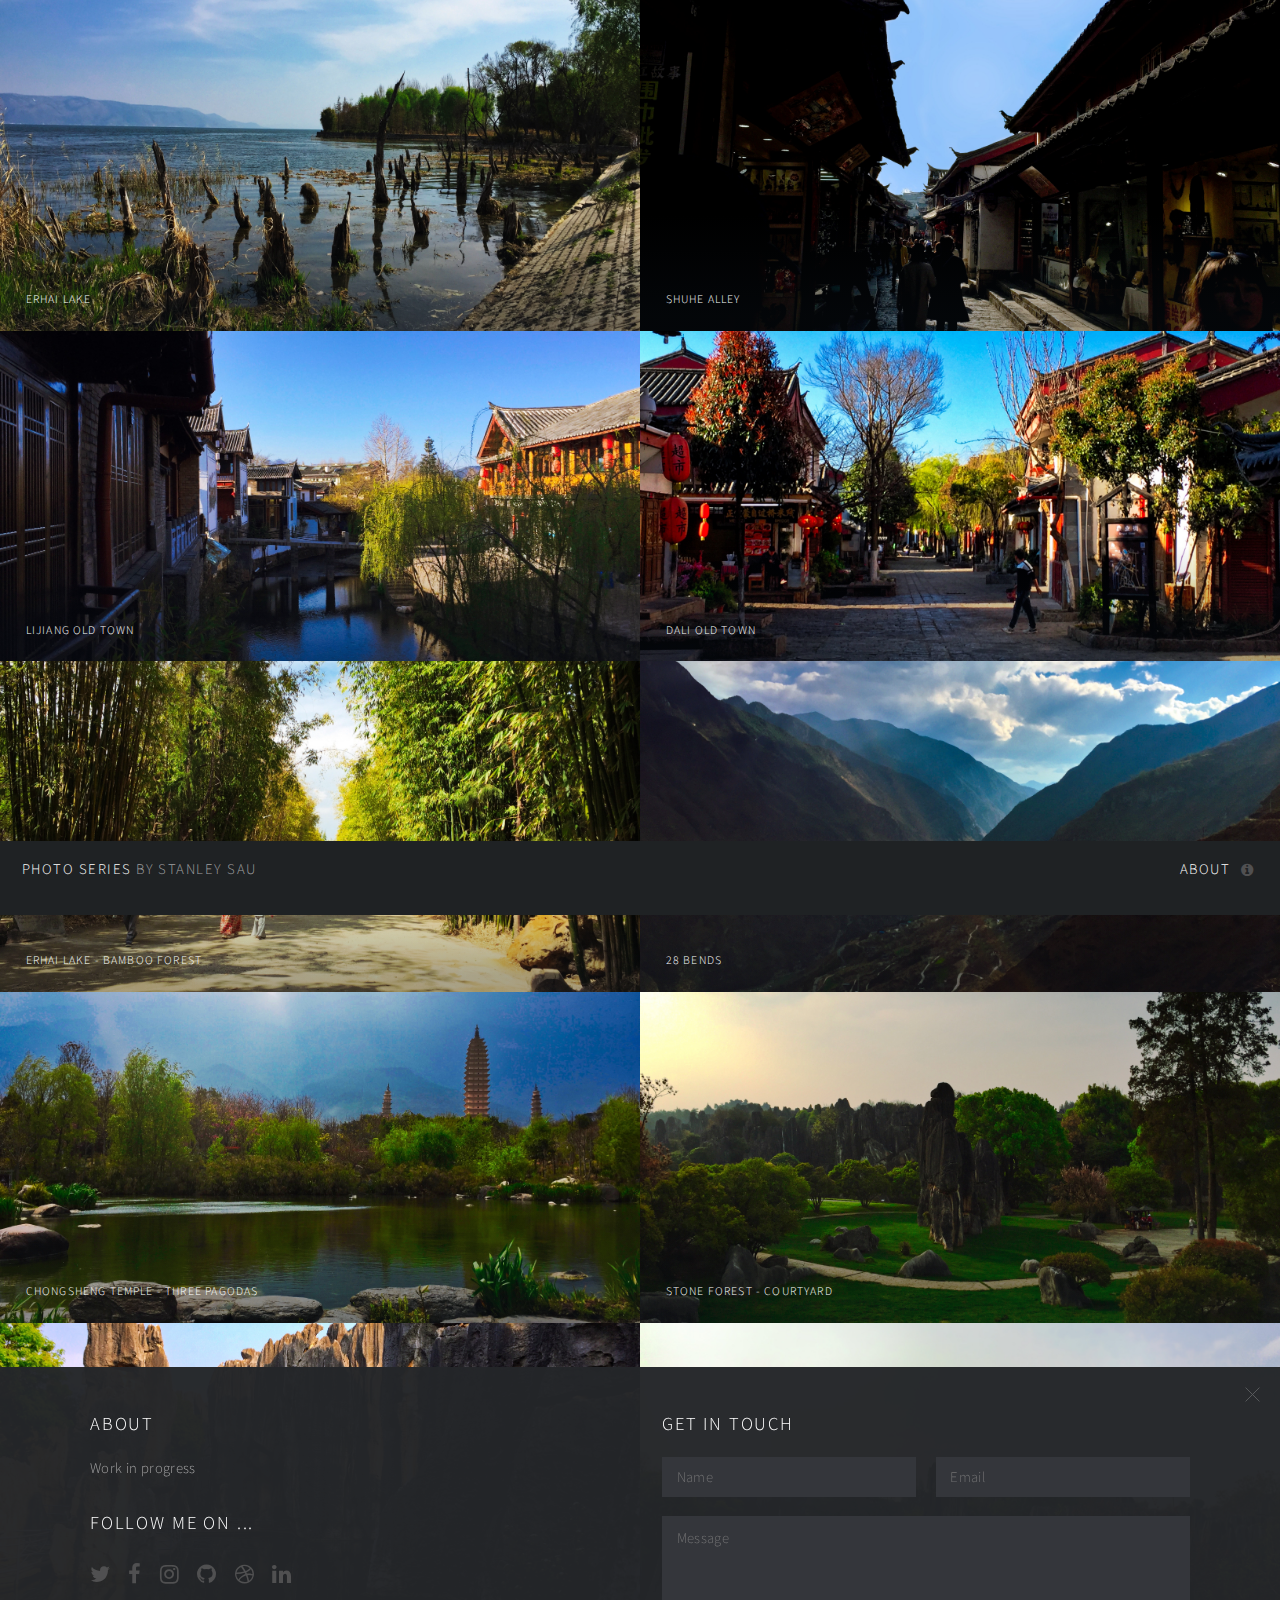
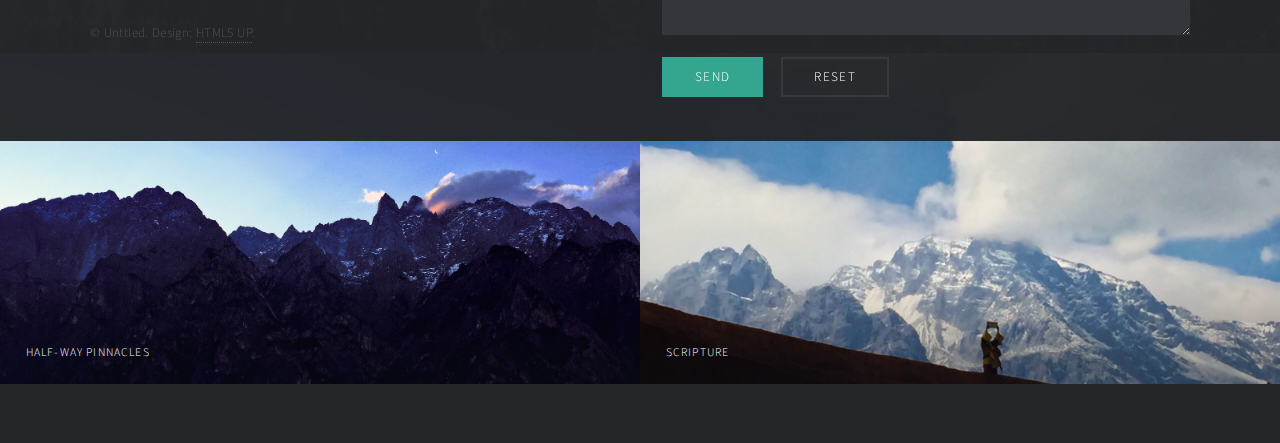
<file: pages/interim.html>
<!DOCTYPE HTML>
<!--
	Multiverse by HTML5 UP
	html5up.net | @ajlkn
	Free for personal and commercial use under the CCA 3.0 license (html5up.net/license)
-->
<html>
	<head>
		<title>Photography Series - Interim 2018</title>
		<meta charset="utf-8" />
		<meta name="viewport" content="width=device-width, initial-scale=1, user-scalable=no" />
		<!--[if lte IE 8]><script src="assets/js/ie/html5shiv.js"></script><![endif]-->
		<link rel="stylesheet" href="assets/css/main.css" />
		<!--[if lte IE 9]><link rel="stylesheet" href="assets/css/ie9.css" /><![endif]-->
		<!--[if lte IE 8]><link rel="stylesheet" href="assets/css/ie8.css" /><![endif]-->
	</head>
	<body>

		<!-- Wrapper -->
			<div id="wrapper">

				<!-- Header -->
					<header id="header">
						<h1><a href="index.html"><strong>Photo Series</strong> by Stanley Sau</a></h1>
						<nav>
							<ul>
								<li><a href="#footer" class="icon fa-info-circle">About</a></li>
							</ul>
						</nav>
					</header>

				<!-- Main -->
					<div id="main">
						<article class="thumb">
							<a href="images/fulls/interim/01.jpg" class="image"><img src="images/fulls/interim/01.jpg" alt="" /></a>
							<h2>Erhai Lake</h2>
							
						</article>
						<article class="thumb">
							<a href="images/fulls/interim/02.jpg" class="image"><img src="images/fulls/interim/02.jpg" alt="" /></a>
							<h2>Shuhe Alley</h2>
							
						</article>
						<article class="thumb">
							<a href="images/fulls/interim/03.jpg" class="image"><img src="images/fulls/interim/03.jpg" alt="" /></a>
							<h2>Lijiang Old Town</h2>
							
						</article>
						<article class="thumb">
							<a href="images/fulls/interim/04.jpg" class="image"><img src="images/fulls/interim/04.jpg" alt="" /></a>
							<h2>Dali Old Town</h2>
							
						</article>
						<article class="thumb">
							<a href="images/fulls/interim/05.jpg" class="image"><img src="images/fulls/interim/05.jpg" alt="" /></a>
							<h2>Erhai Lake - Bamboo Forest</h2>
						
						</article>
						<article class="thumb">
							<a href="images/fulls/interim/06.jpg" class="image"><img src="images/fulls/interim/06.jpg" alt="" /></a>
							<h2>28 Bends</h2>
							
						</article>
						<article class="thumb">
							<a href="images/fulls/interim/07.jpg" class="image"><img src="images/fulls/interim/07.jpg" alt="" /></a>
							<h2>Chongsheng Temple - Three Pagodas</h2>
							
						</article>
						<article class="thumb">
							<a href="images/fulls/interim/08.jpg" class="image"><img src="images/fulls/interim/08.jpg" alt="" /></a>
							<h2>Stone Forest - Courtyard</h2>
							
						</article>
						<article class="thumb">
							<a href="images/fulls/interim/09.jpg" class="image"><img src="images/fulls/interim/09.jpg" alt="" /></a>
							<h2>Stone Forest - Mirror Lake</h2>
							
						</article>
						<article class="thumb">
							<a href="images/fulls/interim/10.jpg" class="image"><img src="images/fulls/interim/10.jpg" alt="" /></a>
							<h2>Stone Forest - Overlook</h2>
						
						</article>
						<article class="thumb">
							<a href="images/fulls/interim/11.jpg" class="image"><img src="images/fulls/interim/11.jpg" alt="" /></a>
							<h2>Half-way Pinnacles</h2>
							
						</article>
						<article class="thumb">
							<a href="images/fulls/interim/12.jpg" class="image"><img src="images/fulls/interim/12.jpg" alt="" /></a>
							<h2>Scripture</h2>
							
						</article>
					</div>

				<!-- Footer -->
					<footer id="footer" class="panel">
						<div class="inner split">
							<div>
								<section>
									<h2>About</h2>
									<p>Work in progress</p>
								</section>
								<section>
									<h2>Follow me on ...</h2>
									<ul class="icons">
										<li><a href="#" class="icon fa-twitter"><span class="label">Twitter</span></a></li>
										<li><a href="#" class="icon fa-facebook"><span class="label">Facebook</span></a></li>
										<li><a href="#" class="icon fa-instagram"><span class="label">Instagram</span></a></li>
										<li><a href="#" class="icon fa-github"><span class="label">GitHub</span></a></li>
										<li><a href="#" class="icon fa-dribbble"><span class="label">Dribbble</span></a></li>
										<li><a href="#" class="icon fa-linkedin"><span class="label">LinkedIn</span></a></li>
									</ul>
								</section>
								<p class="copyright">
									&copy; Unttled. Design: <a href="http://html5up.net">HTML5 UP</a>.
								</p>
							</div>
							<div>
								<section>
									<h2>Get in touch</h2>
									<form method="post" action="#">
										<div class="field half first">
											<input type="text" name="name" id="name" placeholder="Name" />
										</div>
										<div class="field half">
											<input type="text" name="email" id="email" placeholder="Email" />
										</div>
										<div class="field">
											<textarea name="message" id="message" rows="4" placeholder="Message"></textarea>
										</div>
										<ul class="actions">
											<li><input type="submit" value="Send" class="special" /></li>
											<li><input type="reset" value="Reset" /></li>
										</ul>
									</form>
								</section>
							</div>
						</div>
					</footer>

			</div>

		<!-- Scripts -->
			<script src="assets/js/jquery.min.js"></script>
			<script src="assets/js/jquery.poptrox.min.js"></script>
			<script src="assets/js/skel.min.js"></script>
			<script src="assets/js/util.js"></script>
			<!--[if lte IE 8]><script src="assets/js/ie/respond.min.js"></script><![endif]-->
			<script src="assets/js/main.js"></script>

	</body>
</html>
</file>
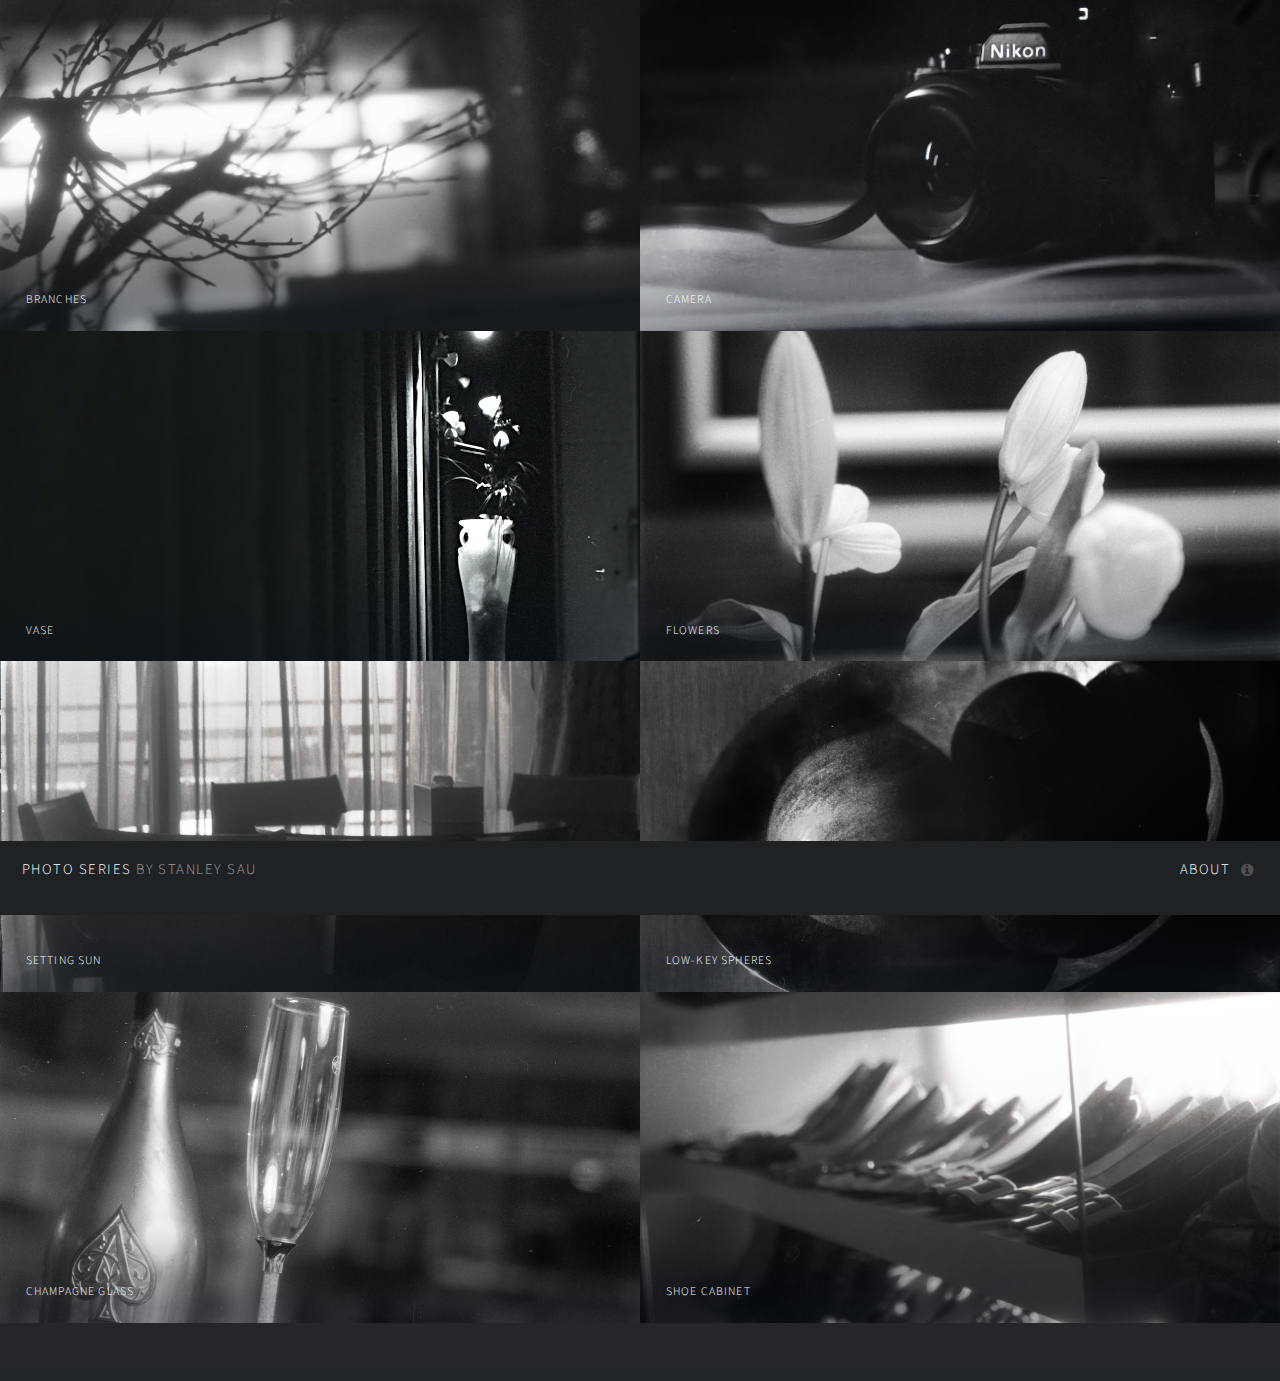
<file: pages/mf.html>
<!DOCTYPE HTML>
<!--
	Multiverse by HTML5 UP
	html5up.net | @ajlkn
	Free for personal and commercial use under the CCA 3.0 license (html5up.net/license)
-->
<html>
	<head>
		<title>Photography Series - Medium Format</title>
		<meta charset="utf-8" />
		<meta name="viewport" content="width=device-width, initial-scale=1, user-scalable=no" />
		<!--[if lte IE 8]><script src="assets/js/ie/html5shiv.js"></script><![endif]-->
		<link rel="stylesheet" href="assets/css/main.css" />
		<!--[if lte IE 9]><link rel="stylesheet" href="assets/css/ie9.css" /><![endif]-->
		<!--[if lte IE 8]><link rel="stylesheet" href="assets/css/ie8.css" /><![endif]-->
	</head>
	<body>

		<!-- Wrapper -->
			<div id="wrapper">

				<!-- Header -->
					<header id="header">
						<h1><a href="index.html"><strong>Photo Series</strong> by Stanley Sau</a></h1>
						<nav>
							<ul>
								<li><a href="#footer" class="icon fa-info-circle">About</a></li>
							</ul>
						</nav>
					</header>

				<!-- Main -->
					<div id="main">
						<article class="thumb">
							<a href="images/fulls/mf/01.jpg" class="image"><img src="images/thumbs/mf/01.jpg" alt="" /></a>
							<h2>Branches</h2>
							
						</article>
						<article class="thumb">
							<a href="images/fulls/mf/02.jpg" class="image"><img src="images/thumbs/mf/02.jpg" alt="" /></a>
							<h2>Camera</h2>
							
						</article>
						<article class="thumb">
							<a href="images/fulls/mf/03.jpg" class="image"><img src="images/thumbs/mf/03.jpg" alt="" /></a>
							<h2>Vase</h2>
							
						</article>
						<article class="thumb">
							<a href="images/fulls/mf/04.jpg" class="image"><img src="images/thumbs/mf/04.jpg" alt="" /></a>
							<h2>Flowers</h2>
							
						</article>
						<article class="thumb">
							<a href="images/fulls/mf/05.jpg" class="image"><img src="images/thumbs/mf/05.jpg" alt="" /></a>
							<h2>Setting Sun</h2>
							
						</article>
						<article class="thumb">
							<a href="images/fulls/mf/06.jpg" class="image"><img src="images/thumbs/mf/06.jpg" alt="" /></a>
							<h2>Low-key Spheres</h2>
							
						</article>
						<article class="thumb">
							<a href="images/fulls/mf/07.jpg" class="image"><img src="images/thumbs/mf/07.jpg" alt="" /></a>
							<h2>Champagne Glass</h2>
							
						</article>
						<article class="thumb">
							<a href="images/fulls/mf/08.jpg" class="image"><img src="images/thumbs/mf/08.jpg" alt="" /></a>
							<h2>Shoe Cabinet</h2>
							
						</article>
						
					</div>

				<!-- Footer -->
					<footer id="footer" class="panel">
						<div class="inner split">
							<div>
								<section>
									<h2>About</h2>
									<p>Work in Progress</p>
								</section>
								<section>
									<h2>Follow me on ...</h2>
									<ul class="icons">
										<li><a href="#" class="icon fa-twitter"><span class="label">Twitter</span></a></li>
										<li><a href="#" class="icon fa-facebook"><span class="label">Facebook</span></a></li>
										<li><a href="#" class="icon fa-instagram"><span class="label">Instagram</span></a></li>
										<li><a href="#" class="icon fa-github"><span class="label">GitHub</span></a></li>
										<li><a href="#" class="icon fa-dribbble"><span class="label">Dribbble</span></a></li>
										<li><a href="#" class="icon fa-linkedin"><span class="label">LinkedIn</span></a></li>
									</ul>
								</section>
								<p class="copyright">
									&copy; Stanley Sau 2018 Design: <a href="http://html5up.net">HTML5 UP</a>.
								</p>
							</div>
							<div>
								<section>
									<h2>Get in touch</h2>
									<form method="post" action="#">
										<div class="field half first">
											<input type="text" name="name" id="name" placeholder="Name" />
										</div>
										<div class="field half">
											<input type="text" name="email" id="email" placeholder="Email" />
										</div>
										<div class="field">
											<textarea name="message" id="message" rows="4" placeholder="Message"></textarea>
										</div>
										<ul class="actions">
											<li><input type="submit" value="Send" class="special" /></li>
											<li><input type="reset" value="Reset" /></li>
										</ul>
									</form>
								</section>
							</div>
						</div>
					</footer>

			</div>

		<!-- Scripts -->
			<script src="assets/js/jquery.min.js"></script>
			<script src="assets/js/jquery.poptrox.min.js"></script>
			<script src="assets/js/skel.min.js"></script>
			<script src="assets/js/util.js"></script>
			<!--[if lte IE 8]><script src="assets/js/ie/respond.min.js"></script><![endif]-->
			<script src="assets/js/main.js"></script>

	</body>
</html>
</file>
<file: pages/assets/css/ie9.css>
/*
	Multiverse by HTML5 UP
	html5up.net | @ajlkn
	Free for personal and commercial use under the CCA 3.0 license (html5up.net/license)
*/

/* Panel */

	.panel > .inner.split:after {
		clear: both;
		content: '';
		display: block;
	}

	.panel > .inner.split > div {
		float: left;
		margin-left: 0;
		padding-left: 0;
	}

	.panel > .inner.split > :first-child {
		padding-left: 0;
	}

/* Wrapper */

	#wrapper:before {
		display: none;
	}

/* Main */

	#main:after {
		clear: both;
		content: '';
		display: block;
	}

	#main .thumb {
		float: left;
	}
</file>
<file: pages/assets/css/main.css>
@import url(font-awesome.min.css);
@import url("https://fonts.googleapis.com/css?family=Source+Sans+Pro:300,300italic,400,400italic");

/*
	Multiverse by HTML5 UP
	html5up.net | @ajlkn
	Free for personal and commercial use under the CCA 3.0 license (html5up.net/license)
*/

/* Reset */

	html, body, div, span, applet, object, iframe, h1, h2, h3, h4, h5, h6, p, blockquote, pre, a, abbr, acronym, address, big, cite, code, del, dfn, em, img, ins, kbd, q, s, samp, small, strike, strong, sub, sup, tt, var, b, u, i, center, dl, dt, dd, ol, ul, li, fieldset, form, label, legend, table, caption, tbody, tfoot, thead, tr, th, td, article, aside, canvas, details, embed, figure, figcaption, footer, header, hgroup, menu, nav, output, ruby, section, summary, time, mark, audio, video {
		margin: 0;
		padding: 0;
		border: 0;
		font-size: 100%;
		font: inherit;
		vertical-align: baseline;
	}

	article, aside, details, figcaption, figure, footer, header, hgroup, menu, nav, section {
		display: block;
	}

	body {
		line-height: 1;
	}

	ol, ul {
		list-style: none;
	}

	blockquote, q {
		quotes: none;
	}

	blockquote:before, blockquote:after, q:before, q:after {
		content: '';
		content: none;
	}

	table {
		border-collapse: collapse;
		border-spacing: 0;
	}

	body {
		-webkit-text-size-adjust: none;
	}

/* Box Model */

	*, *:before, *:after {
		-moz-box-sizing: border-box;
		-webkit-box-sizing: border-box;
		box-sizing: border-box;
	}

	@-moz-keyframes spinner {
		0% {
			-moz-transform: rotate(0deg);
			-webkit-transform: rotate(0deg);
			-ms-transform: rotate(0deg);
			transform: rotate(0deg);
		}

		100% {
			-moz-transform: rotate(359deg);
			-webkit-transform: rotate(359deg);
			-ms-transform: rotate(359deg);
			transform: rotate(359deg);
		}
	}

	@-webkit-keyframes spinner {
		0% {
			-moz-transform: rotate(0deg);
			-webkit-transform: rotate(0deg);
			-ms-transform: rotate(0deg);
			transform: rotate(0deg);
		}

		100% {
			-moz-transform: rotate(359deg);
			-webkit-transform: rotate(359deg);
			-ms-transform: rotate(359deg);
			transform: rotate(359deg);
		}
	}

	@-ms-keyframes spinner {
		0% {
			-moz-transform: rotate(0deg);
			-webkit-transform: rotate(0deg);
			-ms-transform: rotate(0deg);
			transform: rotate(0deg);
		}

		100% {
			-moz-transform: rotate(359deg);
			-webkit-transform: rotate(359deg);
			-ms-transform: rotate(359deg);
			transform: rotate(359deg);
		}
	}

	@keyframes spinner {
		0% {
			-moz-transform: rotate(0deg);
			-webkit-transform: rotate(0deg);
			-ms-transform: rotate(0deg);
			transform: rotate(0deg);
		}

		100% {
			-moz-transform: rotate(359deg);
			-webkit-transform: rotate(359deg);
			-ms-transform: rotate(359deg);
			transform: rotate(359deg);
		}
	}

/* Basic */

	@-ms-viewport {
		width: device-width;
	}

	body {
		-ms-overflow-style: scrollbar;
	}

	@media screen and (max-width: 480px) {

		html, body {
			min-width: 320px;
		}

	}

	body {
		background: #242629;
	}

		body.loading *, body.loading *:before, body.loading *:after {
			-moz-animation: none !important;
			-webkit-animation: none !important;
			-ms-animation: none !important;
			animation: none !important;
			-moz-transition: none !important;
			-webkit-transition: none !important;
			-ms-transition: none !important;
			transition: none !important;
		}

		body.resizing *, body.resizing *:before, body.resizing *:after {
			-moz-animation: none !important;
			-webkit-animation: none !important;
			-ms-animation: none !important;
			animation: none !important;
			-moz-transition: none !important;
			-webkit-transition: none !important;
			-ms-transition: none !important;
			transition: none !important;
		}

/* Type */

	body, input, select, textarea {
		color: #a0a0a1;
		font-family: "Source Sans Pro", Helvetica, sans-serif;
		font-size: 15pt;
		font-weight: 300;
		letter-spacing: 0.025em;
		line-height: 1.65;
	}

		@media screen and (max-width: 1680px) {

			body, input, select, textarea {
				font-size: 11pt;
			}

		}

	a {
		-moz-transition: color 0.2s ease-in-out, border-bottom-color 0.2s ease-in-out;
		-webkit-transition: color 0.2s ease-in-out, border-bottom-color 0.2s ease-in-out;
		-ms-transition: color 0.2s ease-in-out, border-bottom-color 0.2s ease-in-out;
		transition: color 0.2s ease-in-out, border-bottom-color 0.2s ease-in-out;
		border-bottom: dotted 1px;
		color: #34a58e;
		text-decoration: none;
	}

		a:hover {
			border-bottom-color: transparent;
			color: #34a58e !important;
		}

	strong, b {
		color: #ffffff;
		font-weight: 300;
	}

	em, i {
		font-style: italic;
	}

	p {
		margin: 0 0 2em 0;
	}

	h1, h2, h3, h4, h5, h6 {
		color: #ffffff;
		font-weight: 300;
		letter-spacing: 0.1em;
		line-height: 1.5;
		margin: 0 0 1em 0;
		text-transform: uppercase;
	}

		h1 a, h2 a, h3 a, h4 a, h5 a, h6 a {
			color: inherit;
			text-decoration: none;
		}

	h1 {
		font-size: 2em;
	}

	h2 {
		font-size: 1.25em;
	}

	h3 {
		font-size: 1.1em;
	}

	h4 {
		font-size: 1em;
	}

	h5 {
		font-size: 0.9em;
	}

	h6 {
		font-size: 0.7em;
	}

	@media screen and (max-width: 736px) {

		h2 {
			font-size: 1em;
		}

		h3 {
			font-size: 0.9em;
		}

		h4 {
			font-size: 0.8em;
		}

		h5 {
			font-size: 0.7em;
		}

		h6 {
			font-size: 0.7em;
		}

	}

	sub {
		font-size: 0.8em;
		position: relative;
		top: 0.5em;
	}

	sup {
		font-size: 0.8em;
		position: relative;
		top: -0.5em;
	}

	blockquote {
		border-left: 4px #36383c;
		font-style: italic;
		margin: 0 0 2em 0;
		padding: 0.5em 0 0.5em 2em;
	}

	code {
		background: #34363b;
		border: solid 1px #36383c;
		font-family: "Courier New", monospace;
		font-size: 0.9em;
		margin: 0 0.25em;
		padding: 0.25em 0.65em;
	}

	pre {
		-webkit-overflow-scrolling: touch;
		font-family: "Courier New", monospace;
		font-size: 0.9em;
		margin: 0 0 2em 0;
	}

		pre code {
			display: block;
			line-height: 1.75;
			padding: 1em 1.5em;
			overflow-x: auto;
		}

	hr {
		border: 0;
		border-bottom: solid 1px #36383c;
		margin: 2em 0;
	}

		hr.major {
			margin: 3em 0;
		}

	.align-left {
		text-align: left;
	}

	.align-center {
		text-align: center;
	}

	.align-right {
		text-align: right;
	}

/* Button */

	input[type="submit"],
	input[type="reset"],
	input[type="button"],
	button,
	.button {
		-moz-appearance: none;
		-webkit-appearance: none;
		-ms-appearance: none;
		appearance: none;
		-moz-transition: background-color 0.2s ease-in-out, box-shadow 0.2s ease-in-out, color 0.2s ease-in-out;
		-webkit-transition: background-color 0.2s ease-in-out, box-shadow 0.2s ease-in-out, color 0.2s ease-in-out;
		-ms-transition: background-color 0.2s ease-in-out, box-shadow 0.2s ease-in-out, color 0.2s ease-in-out;
		transition: background-color 0.2s ease-in-out, box-shadow 0.2s ease-in-out, color 0.2s ease-in-out;
		background-color: transparent;
		border: 0;
		border-radius: 0;
		box-shadow: inset 0 0 0 2px #36383c;
		color: #ffffff !important;
		cursor: pointer;
		display: inline-block;
		font-size: 0.9em;
		font-weight: 300;
		height: 3.05556em;
		letter-spacing: 0.1em;
		line-height: 3.05556em;
		padding: 0 2.5em;
		text-align: center;
		text-decoration: none;
		text-transform: uppercase;
		white-space: nowrap;
	}

		input[type="submit"]:hover,
		input[type="reset"]:hover,
		input[type="button"]:hover,
		button:hover,
		.button:hover {
			box-shadow: inset 0 0 0 2px #34a58e;
			color: #34a58e !important;
		}

			input[type="submit"]:hover:active,
			input[type="reset"]:hover:active,
			input[type="button"]:hover:active,
			button:hover:active,
			.button:hover:active {
				background-color: rgba(52, 165, 142, 0.15);
				color: #34a58e !important;
			}

		input[type="submit"].icon,
		input[type="reset"].icon,
		input[type="button"].icon,
		button.icon,
		.button.icon {
			padding-left: 1.35em;
		}

			input[type="submit"].icon:before,
			input[type="reset"].icon:before,
			input[type="button"].icon:before,
			button.icon:before,
			.button.icon:before {
				margin-right: 0.5em;
			}

		input[type="submit"].fit,
		input[type="reset"].fit,
		input[type="button"].fit,
		button.fit,
		.button.fit {
			display: block;
			margin: 0 0 1em 0;
			width: 100%;
		}

		input[type="submit"].small,
		input[type="reset"].small,
		input[type="button"].small,
		button.small,
		.button.small {
			font-size: 0.8em;
		}

		input[type="submit"].big,
		input[type="reset"].big,
		input[type="button"].big,
		button.big,
		.button.big {
			font-size: 1.35em;
		}

		input[type="submit"].special,
		input[type="reset"].special,
		input[type="button"].special,
		button.special,
		.button.special {
			background-color: #34a58e;
			box-shadow: none;
		}

			input[type="submit"].special:hover,
			input[type="reset"].special:hover,
			input[type="button"].special:hover,
			button.special:hover,
			.button.special:hover {
				background-color: #47c5ab;
				color: #ffffff !important;
			}

				input[type="submit"].special:hover:active,
				input[type="reset"].special:hover:active,
				input[type="button"].special:hover:active,
				button.special:hover:active,
				.button.special:hover:active {
					background-color: #287e6d;
				}

		input[type="submit"].disabled, input[type="submit"]:disabled,
		input[type="reset"].disabled,
		input[type="reset"]:disabled,
		input[type="button"].disabled,
		input[type="button"]:disabled,
		button.disabled,
		button:disabled,
		.button.disabled,
		.button:disabled {
			-moz-pointer-events: none;
			-webkit-pointer-events: none;
			-ms-pointer-events: none;
			pointer-events: none;
			opacity: 0.35;
		}

/* Form */

	form {
		margin: 0 0 2em 0;
	}

		form .field {
			margin: 0 0 1.3em 0;
		}

			form .field.half {
				float: left;
				padding: 0 0 0 0.65em;
				width: 50%;
			}

				form .field.half.first {
					padding: 0 0.65em 0 0;
				}

		form > .actions {
			margin: 1.5em 0 0 0 !important;
		}

		@media screen and (max-width: 736px) {

			form .field.half {
				float: none;
				padding: 0;
				width: 100%;
			}

				form .field.half.first {
					padding: 0;
				}

		}

	label {
		color: #ffffff;
		display: block;
		font-size: 0.9em;
		font-weight: 300;
		margin: 0 0 1em 0;
	}

	input[type="text"],
	input[type="password"],
	input[type="email"],
	input[type="tel"],
	input[type="search"],
	input[type="url"],
	select,
	textarea {
		-moz-appearance: none;
		-webkit-appearance: none;
		-ms-appearance: none;
		appearance: none;
		background: #34363b;
		border: 0;
		border-radius: 0;
		color: #a0a0a1;
		display: block;
		outline: 0;
		padding: 0 1em;
		text-decoration: none;
		width: 100%;
	}

		input[type="text"]:invalid,
		input[type="password"]:invalid,
		input[type="email"]:invalid,
		input[type="tel"]:invalid,
		input[type="search"]:invalid,
		input[type="url"]:invalid,
		select:invalid,
		textarea:invalid {
			box-shadow: none;
		}

		input[type="text"]:focus,
		input[type="password"]:focus,
		input[type="email"]:focus,
		input[type="tel"]:focus,
		input[type="search"]:focus,
		input[type="url"]:focus,
		select:focus,
		textarea:focus {
			box-shadow: inset 0 0 0 2px #34a58e;
		}

	.select-wrapper {
		text-decoration: none;
		display: block;
		position: relative;
	}

		.select-wrapper:before {
			-moz-osx-font-smoothing: grayscale;
			-webkit-font-smoothing: antialiased;
			font-family: FontAwesome;
			font-style: normal;
			font-weight: normal;
			text-transform: none !important;
		}

		.select-wrapper:before {
			color: #36383c;
			content: '\f078';
			display: block;
			height: 2.75em;
			line-height: 2.75em;
			pointer-events: none;
			position: absolute;
			right: 0;
			text-align: center;
			top: 0;
			width: 2.75em;
		}

		.select-wrapper select::-ms-expand {
			display: none;
		}

	input[type="text"],
	input[type="password"],
	input[type="email"],
	input[type="tel"],
	input[type="search"],
	input[type="url"],
	select {
		height: 2.75em;
	}

	textarea {
		padding: 0.75em 1em;
	}

	input[type="checkbox"],
	input[type="radio"] {
		-moz-appearance: none;
		-webkit-appearance: none;
		-ms-appearance: none;
		appearance: none;
		display: block;
		float: left;
		margin-right: -2em;
		opacity: 0;
		width: 1em;
		z-index: -1;
	}

		input[type="checkbox"] + label,
		input[type="radio"] + label {
			text-decoration: none;
			color: #a0a0a1;
			cursor: pointer;
			display: inline-block;
			font-size: 1em;
			font-weight: 300;
			padding-left: 2.4em;
			padding-right: 0.75em;
			position: relative;
		}

			input[type="checkbox"] + label:before,
			input[type="radio"] + label:before {
				-moz-osx-font-smoothing: grayscale;
				-webkit-font-smoothing: antialiased;
				font-family: FontAwesome;
				font-style: normal;
				font-weight: normal;
				text-transform: none !important;
			}

			input[type="checkbox"] + label:before,
			input[type="radio"] + label:before {
				background: #34363b;
				content: '';
				display: inline-block;
				height: 1.65em;
				left: 0;
				line-height: 1.58125em;
				position: absolute;
				text-align: center;
				top: 0;
				width: 1.65em;
			}

		input[type="checkbox"]:checked + label:before,
		input[type="radio"]:checked + label:before {
			background: #34a58e;
			border-color: #34a58e;
			color: #ffffff;
			content: '\f00c';
		}

		input[type="checkbox"]:focus + label:before,
		input[type="radio"]:focus + label:before {
			box-shadow: 0 0 0 2px #34a58e;
		}

	input[type="radio"] + label:before {
		border-radius: 100%;
	}

	::-webkit-input-placeholder {
		color: #707071 !important;
		opacity: 1.0;
	}

	:-moz-placeholder {
		color: #707071 !important;
		opacity: 1.0;
	}

	::-moz-placeholder {
		color: #707071 !important;
		opacity: 1.0;
	}

	:-ms-input-placeholder {
		color: #707071 !important;
		opacity: 1.0;
	}

	.formerize-placeholder {
		color: #707071 !important;
		opacity: 1.0;
	}

/* Icon */

	.icon {
		text-decoration: none;
		border-bottom: none;
		position: relative;
	}

		.icon:before {
			-moz-osx-font-smoothing: grayscale;
			-webkit-font-smoothing: antialiased;
			font-family: FontAwesome;
			font-style: normal;
			font-weight: normal;
			text-transform: none !important;
		}

		.icon > .label {
			display: none;
		}

/* List */

	ol {
		list-style: decimal;
		margin: 0 0 2em 0;
		padding-left: 1.25em;
	}

		ol li {
			padding-left: 0.25em;
		}

	ul {
		list-style: disc;
		margin: 0 0 2em 0;
		padding-left: 1em;
	}

		ul li {
			padding-left: 0.5em;
		}

		ul.alt {
			list-style: none;
			padding-left: 0;
		}

			ul.alt li {
				border-top: solid 1px #36383c;
				padding: 0.5em 0;
			}

				ul.alt li:first-child {
					border-top: 0;
					padding-top: 0;
				}

		ul.icons {
			cursor: default;
			list-style: none;
			padding-left: 0;
		}

			ul.icons li {
				display: inline-block;
				padding: 0 1em 0 0;
			}

				ul.icons li:last-child {
					padding-right: 0;
				}

				ul.icons li .icon {
					color: #505051;
				}

					ul.icons li .icon:before {
						font-size: 1.5em;
					}

		ul.actions {
			cursor: default;
			list-style: none;
			padding-left: 0;
		}

			ul.actions li {
				display: inline-block;
				padding: 0 1em 0 0;
				vertical-align: middle;
			}

				ul.actions li:last-child {
					padding-right: 0;
				}

			ul.actions.small li {
				padding: 0 0.5em 0 0;
			}

			ul.actions.vertical li {
				display: block;
				padding: 1em 0 0 0;
			}

				ul.actions.vertical li:first-child {
					padding-top: 0;
				}

				ul.actions.vertical li > * {
					margin-bottom: 0;
				}

			ul.actions.vertical.small li {
				padding: 0.5em 0 0 0;
			}

				ul.actions.vertical.small li:first-child {
					padding-top: 0;
				}

			ul.actions.fit {
				display: table;
				margin-left: -1em;
				padding: 0;
				table-layout: fixed;
				width: calc(100% + 1em);
			}

				ul.actions.fit li {
					display: table-cell;
					padding: 0 0 0 1em;
				}

					ul.actions.fit li > * {
						margin-bottom: 0;
					}

				ul.actions.fit.small {
					margin-left: -0.5em;
					width: calc(100% + 0.5em);
				}

					ul.actions.fit.small li {
						padding: 0 0 0 0.5em;
					}

			@media screen and (max-width: 480px) {

				ul.actions {
					margin: 0 0 2em 0;
				}

					ul.actions li {
						padding: 1em 0 0 0;
						display: block;
						text-align: center;
						width: 100%;
					}

						ul.actions li:first-child {
							padding-top: 0;
						}

						ul.actions li > * {
							width: 100%;
							margin: 0 !important;
						}

							ul.actions li > *.icon:before {
								margin-left: -2em;
							}

					ul.actions.small li {
						padding: 0.5em 0 0 0;
					}

						ul.actions.small li:first-child {
							padding-top: 0;
						}

			}

	dl {
		margin: 0 0 2em 0;
	}

		dl dt {
			display: block;
			font-weight: 300;
			margin: 0 0 1em 0;
		}

		dl dd {
			margin-left: 2em;
		}

/* Table */

	.table-wrapper {
		-webkit-overflow-scrolling: touch;
		overflow-x: auto;
	}

	table {
		margin: 0 0 2em 0;
		width: 100%;
	}

		table tbody tr {
			border: solid 1px #36383c;
			border-left: 0;
			border-right: 0;
		}

			table tbody tr:nth-child(2n + 1) {
				background-color: #34363b;
			}

		table td {
			padding: 0.75em 0.75em;
		}

		table th {
			color: #ffffff;
			font-size: 0.9em;
			font-weight: 300;
			padding: 0 0.75em 0.75em 0.75em;
			text-align: left;
		}

		table thead {
			border-bottom: solid 2px #36383c;
		}

		table tfoot {
			border-top: solid 2px #36383c;
		}

		table.alt {
			border-collapse: separate;
		}

			table.alt tbody tr td {
				border: solid 1px #36383c;
				border-left-width: 0;
				border-top-width: 0;
			}

				table.alt tbody tr td:first-child {
					border-left-width: 1px;
				}

			table.alt tbody tr:first-child td {
				border-top-width: 1px;
			}

			table.alt thead {
				border-bottom: 0;
			}

			table.alt tfoot {
				border-top: 0;
			}

/* Panel */

	.panel {
		padding: 4em 4em 2em 4em ;
		-moz-transform: translateY(100vh);
		-webkit-transform: translateY(100vh);
		-ms-transform: translateY(100vh);
		transform: translateY(100vh);
		-moz-transition: -moz-transform 0.5s ease;
		-webkit-transition: -webkit-transform 0.5s ease;
		-ms-transition: -ms-transform 0.5s ease;
		transition: transform 0.5s ease;
		-webkit-overflow-scrolling: touch;
		background: rgba(36, 38, 41, 0.975);
		bottom: 4em;
		left: 0;
		max-height: calc(80vh - 4em);
		overflow-y: auto;
		position: fixed;
		width: 100%;
		z-index: 10001;
	}

		.panel.active {
			-moz-transform: translateY(1px);
			-webkit-transform: translateY(1px);
			-ms-transform: translateY(1px);
			transform: translateY(1px);
		}

		.panel > .inner {
			margin: 0 auto;
			max-width: 100%;
			width: 75em;
		}

			.panel > .inner.split {
				display: -moz-flex;
				display: -webkit-flex;
				display: -ms-flex;
				display: flex;
			}

				.panel > .inner.split > div {
					margin-left: 4em;
					width: 50%;
				}

				.panel > .inner.split > :first-child {
					margin-left: 0;
				}

		.panel > .closer {
			-moz-transition: opacity 0.2s ease-in-out;
			-webkit-transition: opacity 0.2s ease-in-out;
			-ms-transition: opacity 0.2s ease-in-out;
			transition: opacity 0.2s ease-in-out;
			background-image: url("images/close.svg");
			background-position: center;
			background-repeat: no-repeat;
			background-size: 3em;
			cursor: pointer;
			height: 5em;
			opacity: 0.25;
			position: absolute;
			right: 0;
			top: 0;
			width: 5em;
			z-index: 2;
		}

			.panel > .closer:hover {
				opacity: 1.0;
			}

		@media screen and (max-width: 1280px) {

			.panel {
				padding: 3em 3em 1em 3em ;
			}

				.panel > .inner.split > div {
					margin-left: 3em;
				}

				.panel > .closer {
					background-size: 2.5em;
					background-position: 75% 25%;
				}

		}

		@media screen and (max-width: 980px) {

			.panel > .inner.split {
				-moz-flex-direction: column;
				-webkit-flex-direction: column;
				-ms-flex-direction: column;
				flex-direction: column;
			}

				.panel > .inner.split > div {
					margin-left: 0;
					width: 100%;
				}

		}

		@media screen and (max-width: 736px) {

			.panel {
				-moz-transform: translateY(-100vh);
				-webkit-transform: translateY(-100vh);
				-ms-transform: translateY(-100vh);
				transform: translateY(-100vh);
				padding: 4em 2em 2em 2em ;
				bottom: auto;
				top: calc(4em - 1px);
			}

				.panel.active {
					-moz-transform: translateY(0);
					-webkit-transform: translateY(0);
					-ms-transform: translateY(0);
					transform: translateY(0);
				}

		}

/* Poptrox Popup */

	.poptrox-overlay {
		-webkit-tap-highlight-color: rgba(255, 255, 255, 0);
	}

	.poptrox-popup {
		background: rgba(31, 34, 36, 0.925);
		box-shadow: 0 1em 3em 0.5em rgba(0, 0, 0, 0.25);
		cursor: default;
	}

		.poptrox-popup:before {
			-moz-transition: opacity 0.2s ease-in-out;
			-webkit-transition: opacity 0.2s ease-in-out;
			-ms-transition: opacity 0.2s ease-in-out;
			transition: opacity 0.2s ease-in-out;
			background-image: -moz-linear-gradient(to left, rgba(31,34,36,0.35), rgba(31,34,36,0) 10em, rgba(31,34,36,0)), -moz-linear-gradient(to right, rgba(31,34,36,0.35), rgba(31,34,36,0) 10em, rgba(31,34,36,0));
			background-image: -webkit-linear-gradient(to left, rgba(31,34,36,0.35), rgba(31,34,36,0) 10em, rgba(31,34,36,0)), -webkit-linear-gradient(to right, rgba(31,34,36,0.35), rgba(31,34,36,0) 10em, rgba(31,34,36,0));
			background-image: -ms-linear-gradient(to left, rgba(31,34,36,0.35), rgba(31,34,36,0) 10em, rgba(31,34,36,0)), -ms-linear-gradient(to right, rgba(31,34,36,0.35), rgba(31,34,36,0) 10em, rgba(31,34,36,0));
			background-image: linear-gradient(to left, rgba(31,34,36,0.35), rgba(31,34,36,0) 10em, rgba(31,34,36,0)), linear-gradient(to right, rgba(31,34,36,0.35), rgba(31,34,36,0) 10em, rgba(31,34,36,0));
			content: '';
			display: block;
			height: 100%;
			left: 0;
			position: absolute;
			top: 0;
			width: 100%;
			z-index: 1;
			opacity: 1;
		}

		.poptrox-popup .closer {
			-moz-transition: opacity 0.2s ease-in-out;
			-webkit-transition: opacity 0.2s ease-in-out;
			-ms-transition: opacity 0.2s ease-in-out;
			transition: opacity 0.2s ease-in-out;
			background-image: url("images/close.svg");
			background-position: center;
			background-repeat: no-repeat;
			background-size: 3em;
			height: 5em;
			opacity: 0;
			position: absolute;
			right: 0;
			top: 0;
			width: 5em;
			z-index: 2;
		}

		.poptrox-popup .nav-previous,
		.poptrox-popup .nav-next {
			-moz-transition: opacity 0.2s ease-in-out;
			-webkit-transition: opacity 0.2s ease-in-out;
			-ms-transition: opacity 0.2s ease-in-out;
			transition: opacity 0.2s ease-in-out;
			background-image: url("images/arrow.svg");
			background-position: center;
			background-repeat: no-repeat;
			background-size: 5em;
			cursor: pointer;
			height: 8em;
			margin-top: -4em;
			opacity: 0;
			position: absolute;
			top: 50%;
			width: 6em;
			z-index: 2;
		}

		.poptrox-popup .nav-previous {
			-moz-transform: scaleX(-1);
			-webkit-transform: scaleX(-1);
			-ms-transform: scaleX(-1);
			transform: scaleX(-1);
			left: 0;
		}

		.poptrox-popup .nav-next {
			right: 0;
		}

		.poptrox-popup .caption {
			padding: 2em 2em 0.1em 2em ;
			background-image: -moz-linear-gradient(to top, rgba(16,16,16,0.45) 25%, rgba(16,16,16,0) 100%);
			background-image: -webkit-linear-gradient(to top, rgba(16,16,16,0.45) 25%, rgba(16,16,16,0) 100%);
			background-image: -ms-linear-gradient(to top, rgba(16,16,16,0.45) 25%, rgba(16,16,16,0) 100%);
			background-image: linear-gradient(to top, rgba(16,16,16,0.45) 25%, rgba(16,16,16,0) 100%);
			bottom: 0;
			cursor: default;
			left: 0;
			position: absolute;
			text-align: left;
			width: 100%;
			z-index: 2;
		}

			.poptrox-popup .caption h2, .poptrox-popup .caption h3, .poptrox-popup .caption h4, .poptrox-popup .caption h5, .poptrox-popup .caption h6 {
				margin: 0 0 0.5em 0;
			}

			.poptrox-popup .caption p {
				color: #ffffff;
			}

		.poptrox-popup .loader {
			-moz-animation: spinner 1s infinite linear !important;
			-webkit-animation: spinner 1s infinite linear !important;
			-ms-animation: spinner 1s infinite linear !important;
			animation: spinner 1s infinite linear !important;
			background-image: url("images/spinner.svg");
			background-position: center;
			background-repeat: no-repeat;
			background-size: contain;
			display: block;
			font-size: 2em;
			height: 2em;
			left: 50%;
			line-height: 2em;
			margin: -1em 0 0 -1em;
			opacity: 0.25;
			position: absolute;
			text-align: center;
			top: 50%;
			width: 2em;
		}

		.poptrox-popup:hover .closer,
		.poptrox-popup:hover .nav-previous,
		.poptrox-popup:hover .nav-next {
			opacity: 0.5;
		}

			.poptrox-popup:hover .closer:hover,
			.poptrox-popup:hover .nav-previous:hover,
			.poptrox-popup:hover .nav-next:hover {
				opacity: 1.0;
			}

		.poptrox-popup.loading:before {
			opacity: 0;
		}

		body.touch .poptrox-popup .closer,
		body.touch .poptrox-popup .nav-previous,
		body.touch .poptrox-popup .nav-next {
			opacity: 1.0 !important;
		}

		@media screen and (max-width: 980px) {

			.poptrox-popup .closer {
				background-size: 3em;
			}

			.poptrox-popup .nav-previous,
			.poptrox-popup .nav-next {
				background-size: 4em;
			}

		}

		@media screen and (max-width: 736px) {

			.poptrox-popup:before {
				display: none;
			}

			.poptrox-popup .caption {
				display: none !important;
			}

			.poptrox-popup .closer,
			.poptrox-popup .nav-previous,
			.poptrox-popup .nav-next {
				display: none !important;
			}

		}

/* Wrapper */

	#wrapper {
		-moz-transition: -moz-filter 0.5s ease, -webkit-filter 0.5s ease, -ms-filter 0.5s ease, -moz-filter 0.5s ease;
		-webkit-transition: -moz-filter 0.5s ease, -webkit-filter 0.5s ease, -ms-filter 0.5s ease, -webkit-filter 0.5s ease;
		-ms-transition: -moz-filter 0.5s ease, -webkit-filter 0.5s ease, -ms-filter 0.5s ease, -ms-filter 0.5s ease;
		transition: -moz-filter 0.5s ease, -webkit-filter 0.5s ease, -ms-filter 0.5s ease, filter 0.5s ease;
		position: relative;
	}

		#wrapper:after {
			-moz-pointer-events: none;
			-webkit-pointer-events: none;
			-ms-pointer-events: none;
			pointer-events: none;
			-moz-transition: opacity 0.5s ease, visibility 0.5s;
			-webkit-transition: opacity 0.5s ease, visibility 0.5s;
			-ms-transition: opacity 0.5s ease, visibility 0.5s;
			transition: opacity 0.5s ease, visibility 0.5s;
			background: rgba(36, 38, 41, 0.5);
			content: '';
			display: block;
			height: 100%;
			left: 0;
			opacity: 0;
			position: absolute;
			top: 0;
			visibility: hidden;
			width: 100%;
			z-index: 1;
		}

			body.ie #wrapper:after {
				background: rgba(36, 38, 41, 0.8);
			}

		body.modal-active #wrapper {
			-moz-filter: blur(8px);
			-webkit-filter: blur(8px);
			-ms-filter: blur(8px);
			filter: blur(8px);
		}

			body.modal-active #wrapper:after {
				-moz-pointer-events: auto;
				-webkit-pointer-events: auto;
				-ms-pointer-events: auto;
				pointer-events: auto;
				opacity: 1;
				visibility: visible;
				z-index: 10003;
			}

		#wrapper:before {
			-moz-animation: spinner 1s infinite linear !important;
			-webkit-animation: spinner 1s infinite linear !important;
			-ms-animation: spinner 1s infinite linear !important;
			animation: spinner 1s infinite linear !important;
			-moz-pointer-events: none;
			-webkit-pointer-events: none;
			-ms-pointer-events: none;
			pointer-events: none;
			-moz-transition: top 0.75s ease-in-out, opacity 0.35s ease-out, visibility 0.35s;
			-webkit-transition: top 0.75s ease-in-out, opacity 0.35s ease-out, visibility 0.35s;
			-ms-transition: top 0.75s ease-in-out, opacity 0.35s ease-out, visibility 0.35s;
			transition: top 0.75s ease-in-out, opacity 0.35s ease-out, visibility 0.35s;
			background-image: url("images/spinner.svg");
			background-position: center;
			background-repeat: no-repeat;
			background-size: contain;
			content: '';
			display: block;
			font-size: 2em;
			height: 2em;
			left: 50%;
			line-height: 2em;
			margin: -1em 0 0 -1em;
			opacity: 0;
			position: fixed;
			text-align: center;
			top: 75%;
			visibility: hidden;
			width: 2em;
		}

		body.loading #wrapper:before {
			-moz-transition: opacity 1s ease-out !important;
			-webkit-transition: opacity 1s ease-out !important;
			-ms-transition: opacity 1s ease-out !important;
			transition: opacity 1s ease-out !important;
			-moz-transition-delay: 0.5s !important;
			-webkit-transition-delay: 0.5s !important;
			-ms-transition-delay: 0.5s !important;
			transition-delay: 0.5s !important;
			opacity: 0.25;
			top: 50%;
			visibility: visible;
		}

/* Header */

	body {
		padding: 0 0 4em 0;
	}

	#header {
		-moz-transform: translateY(0);
		-webkit-transform: translateY(0);
		-ms-transform: translateY(0);
		transform: translateY(0);
		-moz-transition: -moz-transform 1s ease;
		-webkit-transition: -webkit-transform 1s ease;
		-ms-transition: -ms-transform 1s ease;
		transition: transform 1s ease;
		-moz-user-select: none;
		-ms-user-select: none;
		-webkit-user-select: none;
		background: #1f2224;
		bottom: -1em;
		height: 5em;
		left: 0;
		line-height: 4em;
		padding: 0 1.5em;
		position: fixed;
		user-select: none;
		width: 100%;
		z-index: 10002;
	}

		body.loading #header {
			-moz-transform: translateY(4em);
			-webkit-transform: translateY(4em);
			-ms-transform: translateY(4em);
			transform: translateY(4em);
		}

		#header h1 {
			color: #a0a0a1;
			display: inline-block;
			font-size: 1em;
			line-height: 1;
			margin: 0;
			vertical-align: middle;
		}

			#header h1 a {
				border: 0;
				color: inherit;
			}

				#header h1 a:hover {
					color: inherit !important;
				}

		#header nav {
			position: absolute;
			right: 0;
			top: 0;
		}

			#header nav > ul {
				list-style: none;
				margin: 0;
				padding: 0;
			}

				#header nav > ul > li {
					display: inline-block;
					padding: 0;
				}

					#header nav > ul > li a {
						-moz-transition: background-color 0.5s ease;
						-webkit-transition: background-color 0.5s ease;
						-ms-transition: background-color 0.5s ease;
						transition: background-color 0.5s ease;
						border: 0;
						color: #ffffff;
						display: inline-block;
						letter-spacing: 0.1em;
						padding: 0 1.65em;
						text-transform: uppercase;
					}

						#header nav > ul > li a.icon:before {
							color: #505051;
							float: right;
							margin-left: 0.75em;
						}

						#header nav > ul > li a:hover {
							color: #ffffff !important;
						}

						#header nav > ul > li a.active {
							background-color: #242629;
						}

	@media screen and (max-width: 736px) {

		body {
			padding: 4em 0 0 0;
		}

		#header {
			-moz-transform: translateY(0);
			-webkit-transform: translateY(0);
			-ms-transform: translateY(0);
			transform: translateY(0);
			bottom: auto;
			height: 4em;
			padding: 0 1em;
			top: 0;
		}

			body.loading #header {
				-moz-transform: translateY(-3.4em);
				-webkit-transform: translateY(-3.4em);
				-ms-transform: translateY(-3.4em);
				transform: translateY(-3.4em);
			}

			#header h1 {
				font-size: 0.9em;
			}

			#header nav > ul > li a {
				font-size: 0.9em;
				padding: 0 1.15em;
			}

	}

/* Main */

	#main {
		-moz-transition: -moz-filter 0.5s ease, -webkit-filter 0.5s ease, -ms-filter 0.5s ease, -moz-filter 0.5s ease;
		-webkit-transition: -moz-filter 0.5s ease, -webkit-filter 0.5s ease, -ms-filter 0.5s ease, -webkit-filter 0.5s ease;
		-ms-transition: -moz-filter 0.5s ease, -webkit-filter 0.5s ease, -ms-filter 0.5s ease, -ms-filter 0.5s ease;
		transition: -moz-filter 0.5s ease, -webkit-filter 0.5s ease, -ms-filter 0.5s ease, filter 0.5s ease;
		display: -moz-flex;
		display: -webkit-flex;
		display: -ms-flex;
		display: flex;
		-moz-flex-wrap: wrap;
		-webkit-flex-wrap: wrap;
		-ms-flex-wrap: wrap;
		flex-wrap: wrap;
		-webkit-tap-highlight-color: rgba(255, 255, 255, 0);
	}

		#main .thumb {
			-moz-transition: opacity 1.25s ease-in-out;
			-webkit-transition: opacity 1.25s ease-in-out;
			-ms-transition: opacity 1.25s ease-in-out;
			transition: opacity 1.25s ease-in-out;
			-moz-pointer-events: auto;
			-webkit-pointer-events: auto;
			-ms-pointer-events: auto;
			pointer-events: auto;
			-webkit-tap-highlight-color: rgba(255, 255, 255, 0);
			opacity: 1;
			overflow: hidden;
			position: relative;
		}

			#main .thumb:after {
				background-image: -moz-linear-gradient(to top, rgba(10,17,25,0.35) 5%, rgba(10,17,25,0) 35%);
				background-image: -webkit-linear-gradient(to top, rgba(10,17,25,0.35) 5%, rgba(10,17,25,0) 35%);
				background-image: -ms-linear-gradient(to top, rgba(10,17,25,0.35) 5%, rgba(10,17,25,0) 35%);
				background-image: linear-gradient(to top, rgba(10,17,25,0.35) 5%, rgba(10,17,25,0) 35%);
				-moz-pointer-events: none;
				-webkit-pointer-events: none;
				-ms-pointer-events: none;
				pointer-events: none;
				background-size: cover;
				content: '';
				display: block;
				height: 100%;
				left: 0;
				position: absolute;
				top: 0;
				width: 100%;
			}

			#main .thumb > .image {
				-webkit-tap-highlight-color: rgba(255, 255, 255, 0);
				background-position: center;
				background-repeat: no-repeat;
				background-size: cover;
				border: 0;
				height: 100%;
				left: 0;
				position: absolute;
				top: 0;
				width: 100%;
			}

			#main .thumb > h2 {
				-moz-pointer-events: none;
				-webkit-pointer-events: none;
				-ms-pointer-events: none;
				pointer-events: none;
				bottom: 1.875em;
				font-size: 0.8em;
				left: 2.1875em;
				margin: 0;
				position: absolute;
				z-index: 1;
			}

			#main .thumb > p {
				display: none;
			}

		#main:after {
			-moz-pointer-events: none;
			-webkit-pointer-events: none;
			-ms-pointer-events: none;
			pointer-events: none;
			-moz-transition: opacity 0.5s ease, visibility 0.5s;
			-webkit-transition: opacity 0.5s ease, visibility 0.5s;
			-ms-transition: opacity 0.5s ease, visibility 0.5s;
			transition: opacity 0.5s ease, visibility 0.5s;
			background: rgba(36, 38, 41, 0.25);
			content: '';
			display: block;
			height: 100%;
			left: 0;
			opacity: 0;
			position: absolute;
			top: 0;
			visibility: hidden;
			width: 100%;
			z-index: 1;
		}

			body.ie #main:after {
				background: rgba(36, 38, 41, 0.55);
			}

		body.content-active #main {
			-moz-filter: blur(6px);
			-webkit-filter: blur(6px);
			-ms-filter: blur(6px);
			filter: blur(6px);
		}

			body.content-active #main:after {
				-moz-pointer-events: auto;
				-webkit-pointer-events: auto;
				-ms-pointer-events: auto;
				pointer-events: auto;
				opacity: 1;
				visibility: visible;
			}

		body.loading #main .thumb {
			-moz-pointer-events: none;
			-webkit-pointer-events: none;
			-ms-pointer-events: none;
			pointer-events: none;
			opacity: 0;
		}

		#main .thumb {
			-moz-transition-delay: 2.525s;
			-webkit-transition-delay: 2.525s;
			-ms-transition-delay: 2.525s;
			transition-delay: 2.525s;
			height: calc(40vh - 2em);
			min-height: 20em;
			width: 25%;
		}

			#main .thumb:nth-child(1) {
				-moz-transition-delay: 0.65s;
				-webkit-transition-delay: 0.65s;
				-ms-transition-delay: 0.65s;
				transition-delay: 0.65s;
			}

			#main .thumb:nth-child(2) {
				-moz-transition-delay: 0.8s;
				-webkit-transition-delay: 0.8s;
				-ms-transition-delay: 0.8s;
				transition-delay: 0.8s;
			}

			#main .thumb:nth-child(3) {
				-moz-transition-delay: 0.95s;
				-webkit-transition-delay: 0.95s;
				-ms-transition-delay: 0.95s;
				transition-delay: 0.95s;
			}

			#main .thumb:nth-child(4) {
				-moz-transition-delay: 1.1s;
				-webkit-transition-delay: 1.1s;
				-ms-transition-delay: 1.1s;
				transition-delay: 1.1s;
			}

			#main .thumb:nth-child(5) {
				-moz-transition-delay: 1.25s;
				-webkit-transition-delay: 1.25s;
				-ms-transition-delay: 1.25s;
				transition-delay: 1.25s;
			}

			#main .thumb:nth-child(6) {
				-moz-transition-delay: 1.4s;
				-webkit-transition-delay: 1.4s;
				-ms-transition-delay: 1.4s;
				transition-delay: 1.4s;
			}

			#main .thumb:nth-child(7) {
				-moz-transition-delay: 1.55s;
				-webkit-transition-delay: 1.55s;
				-ms-transition-delay: 1.55s;
				transition-delay: 1.55s;
			}

			#main .thumb:nth-child(8) {
				-moz-transition-delay: 1.7s;
				-webkit-transition-delay: 1.7s;
				-ms-transition-delay: 1.7s;
				transition-delay: 1.7s;
			}

			#main .thumb:nth-child(9) {
				-moz-transition-delay: 1.85s;
				-webkit-transition-delay: 1.85s;
				-ms-transition-delay: 1.85s;
				transition-delay: 1.85s;
			}

			#main .thumb:nth-child(10) {
				-moz-transition-delay: 2s;
				-webkit-transition-delay: 2s;
				-ms-transition-delay: 2s;
				transition-delay: 2s;
			}

			#main .thumb:nth-child(11) {
				-moz-transition-delay: 2.15s;
				-webkit-transition-delay: 2.15s;
				-ms-transition-delay: 2.15s;
				transition-delay: 2.15s;
			}

			#main .thumb:nth-child(12) {
				-moz-transition-delay: 2.3s;
				-webkit-transition-delay: 2.3s;
				-ms-transition-delay: 2.3s;
				transition-delay: 2.3s;
			}

		@media screen and (max-width: 1680px) {

			#main .thumb {
				-moz-transition-delay: 2.075s;
				-webkit-transition-delay: 2.075s;
				-ms-transition-delay: 2.075s;
				transition-delay: 2.075s;
				height: calc(40vh - 2em);
				min-height: 20em;
				width: 33.33333%;
			}

				#main .thumb:nth-child(1) {
					-moz-transition-delay: 0.65s;
					-webkit-transition-delay: 0.65s;
					-ms-transition-delay: 0.65s;
					transition-delay: 0.65s;
				}

				#main .thumb:nth-child(2) {
					-moz-transition-delay: 0.8s;
					-webkit-transition-delay: 0.8s;
					-ms-transition-delay: 0.8s;
					transition-delay: 0.8s;
				}

				#main .thumb:nth-child(3) {
					-moz-transition-delay: 0.95s;
					-webkit-transition-delay: 0.95s;
					-ms-transition-delay: 0.95s;
					transition-delay: 0.95s;
				}

				#main .thumb:nth-child(4) {
					-moz-transition-delay: 1.1s;
					-webkit-transition-delay: 1.1s;
					-ms-transition-delay: 1.1s;
					transition-delay: 1.1s;
				}

				#main .thumb:nth-child(5) {
					-moz-transition-delay: 1.25s;
					-webkit-transition-delay: 1.25s;
					-ms-transition-delay: 1.25s;
					transition-delay: 1.25s;
				}

				#main .thumb:nth-child(6) {
					-moz-transition-delay: 1.4s;
					-webkit-transition-delay: 1.4s;
					-ms-transition-delay: 1.4s;
					transition-delay: 1.4s;
				}

				#main .thumb:nth-child(7) {
					-moz-transition-delay: 1.55s;
					-webkit-transition-delay: 1.55s;
					-ms-transition-delay: 1.55s;
					transition-delay: 1.55s;
				}

				#main .thumb:nth-child(8) {
					-moz-transition-delay: 1.7s;
					-webkit-transition-delay: 1.7s;
					-ms-transition-delay: 1.7s;
					transition-delay: 1.7s;
				}

				#main .thumb:nth-child(9) {
					-moz-transition-delay: 1.85s;
					-webkit-transition-delay: 1.85s;
					-ms-transition-delay: 1.85s;
					transition-delay: 1.85s;
				}

		}

		@media screen and (max-width: 1280px) {

			#main .thumb {
				-moz-transition-delay: 1.625s;
				-webkit-transition-delay: 1.625s;
				-ms-transition-delay: 1.625s;
				transition-delay: 1.625s;
				height: calc(40vh - 2em);
				min-height: 20em;
				width: 50%;
			}

				#main .thumb:nth-child(1) {
					-moz-transition-delay: 0.65s;
					-webkit-transition-delay: 0.65s;
					-ms-transition-delay: 0.65s;
					transition-delay: 0.65s;
				}

				#main .thumb:nth-child(2) {
					-moz-transition-delay: 0.8s;
					-webkit-transition-delay: 0.8s;
					-ms-transition-delay: 0.8s;
					transition-delay: 0.8s;
				}

				#main .thumb:nth-child(3) {
					-moz-transition-delay: 0.95s;
					-webkit-transition-delay: 0.95s;
					-ms-transition-delay: 0.95s;
					transition-delay: 0.95s;
				}

				#main .thumb:nth-child(4) {
					-moz-transition-delay: 1.1s;
					-webkit-transition-delay: 1.1s;
					-ms-transition-delay: 1.1s;
					transition-delay: 1.1s;
				}

				#main .thumb:nth-child(5) {
					-moz-transition-delay: 1.25s;
					-webkit-transition-delay: 1.25s;
					-ms-transition-delay: 1.25s;
					transition-delay: 1.25s;
				}

				#main .thumb:nth-child(6) {
					-moz-transition-delay: 1.4s;
					-webkit-transition-delay: 1.4s;
					-ms-transition-delay: 1.4s;
					transition-delay: 1.4s;
				}

		}

		@media screen and (max-width: 980px) {

			#main .thumb {
				-moz-transition-delay: 2.075s;
				-webkit-transition-delay: 2.075s;
				-ms-transition-delay: 2.075s;
				transition-delay: 2.075s;
				height: calc(28.57143vh - 1.33333em);
				min-height: 18em;
				width: 50%;
			}

				#main .thumb:nth-child(1) {
					-moz-transition-delay: 0.65s;
					-webkit-transition-delay: 0.65s;
					-ms-transition-delay: 0.65s;
					transition-delay: 0.65s;
				}

				#main .thumb:nth-child(2) {
					-moz-transition-delay: 0.8s;
					-webkit-transition-delay: 0.8s;
					-ms-transition-delay: 0.8s;
					transition-delay: 0.8s;
				}

				#main .thumb:nth-child(3) {
					-moz-transition-delay: 0.95s;
					-webkit-transition-delay: 0.95s;
					-ms-transition-delay: 0.95s;
					transition-delay: 0.95s;
				}

				#main .thumb:nth-child(4) {
					-moz-transition-delay: 1.1s;
					-webkit-transition-delay: 1.1s;
					-ms-transition-delay: 1.1s;
					transition-delay: 1.1s;
				}

				#main .thumb:nth-child(5) {
					-moz-transition-delay: 1.25s;
					-webkit-transition-delay: 1.25s;
					-ms-transition-delay: 1.25s;
					transition-delay: 1.25s;
				}

				#main .thumb:nth-child(6) {
					-moz-transition-delay: 1.4s;
					-webkit-transition-delay: 1.4s;
					-ms-transition-delay: 1.4s;
					transition-delay: 1.4s;
				}

				#main .thumb:nth-child(7) {
					-moz-transition-delay: 1.55s;
					-webkit-transition-delay: 1.55s;
					-ms-transition-delay: 1.55s;
					transition-delay: 1.55s;
				}

				#main .thumb:nth-child(8) {
					-moz-transition-delay: 1.7s;
					-webkit-transition-delay: 1.7s;
					-ms-transition-delay: 1.7s;
					transition-delay: 1.7s;
				}

				#main .thumb:nth-child(9) {
					-moz-transition-delay: 1.85s;
					-webkit-transition-delay: 1.85s;
					-ms-transition-delay: 1.85s;
					transition-delay: 1.85s;
				}

		}

		@media screen and (max-width: 480px) {

			#main .thumb {
				-moz-transition-delay: 1.175s;
				-webkit-transition-delay: 1.175s;
				-ms-transition-delay: 1.175s;
				transition-delay: 1.175s;
				height: calc(40vh - 2em);
				min-height: 18em;
				width: 100%;
			}

				#main .thumb:nth-child(1) {
					-moz-transition-delay: 0.65s;
					-webkit-transition-delay: 0.65s;
					-ms-transition-delay: 0.65s;
					transition-delay: 0.65s;
				}

				#main .thumb:nth-child(2) {
					-moz-transition-delay: 0.8s;
					-webkit-transition-delay: 0.8s;
					-ms-transition-delay: 0.8s;
					transition-delay: 0.8s;
				}

				#main .thumb:nth-child(3) {
					-moz-transition-delay: 0.95s;
					-webkit-transition-delay: 0.95s;
					-ms-transition-delay: 0.95s;
					transition-delay: 0.95s;
				}

		}

/* Footer */

	#footer .copyright {
		color: #505051;
		font-size: 0.9em;
	}

		#footer .copyright a {
			color: inherit;
		}
</file>
<file: pages/assets/css/ie8.css>
/*
	Multiverse by HTML5 UP
	html5up.net | @ajlkn
	Free for personal and commercial use under the CCA 3.0 license (html5up.net/license)
*/

/* Button */

	input[type="submit"],
	input[type="reset"],
	input[type="button"],
	button,
	.button {
		border: solid 2px #36383c;
	}

		input[type="submit"].special,
		input[type="reset"].special,
		input[type="button"].special,
		button.special,
		.button.special {
			border: 0;
		}

/* Panel */

	.panel {
		background: #242629;
		display: none;
	}

		.panel.active {
			display: block;
		}

		.panel > .closer:before {
			content: '\00d7';
			font-size: 42px;
		}

/* Main */

	#main .thumb > h2 {
		text-align: center;
		width: 100%;
		left: 0;
	}
</file>
